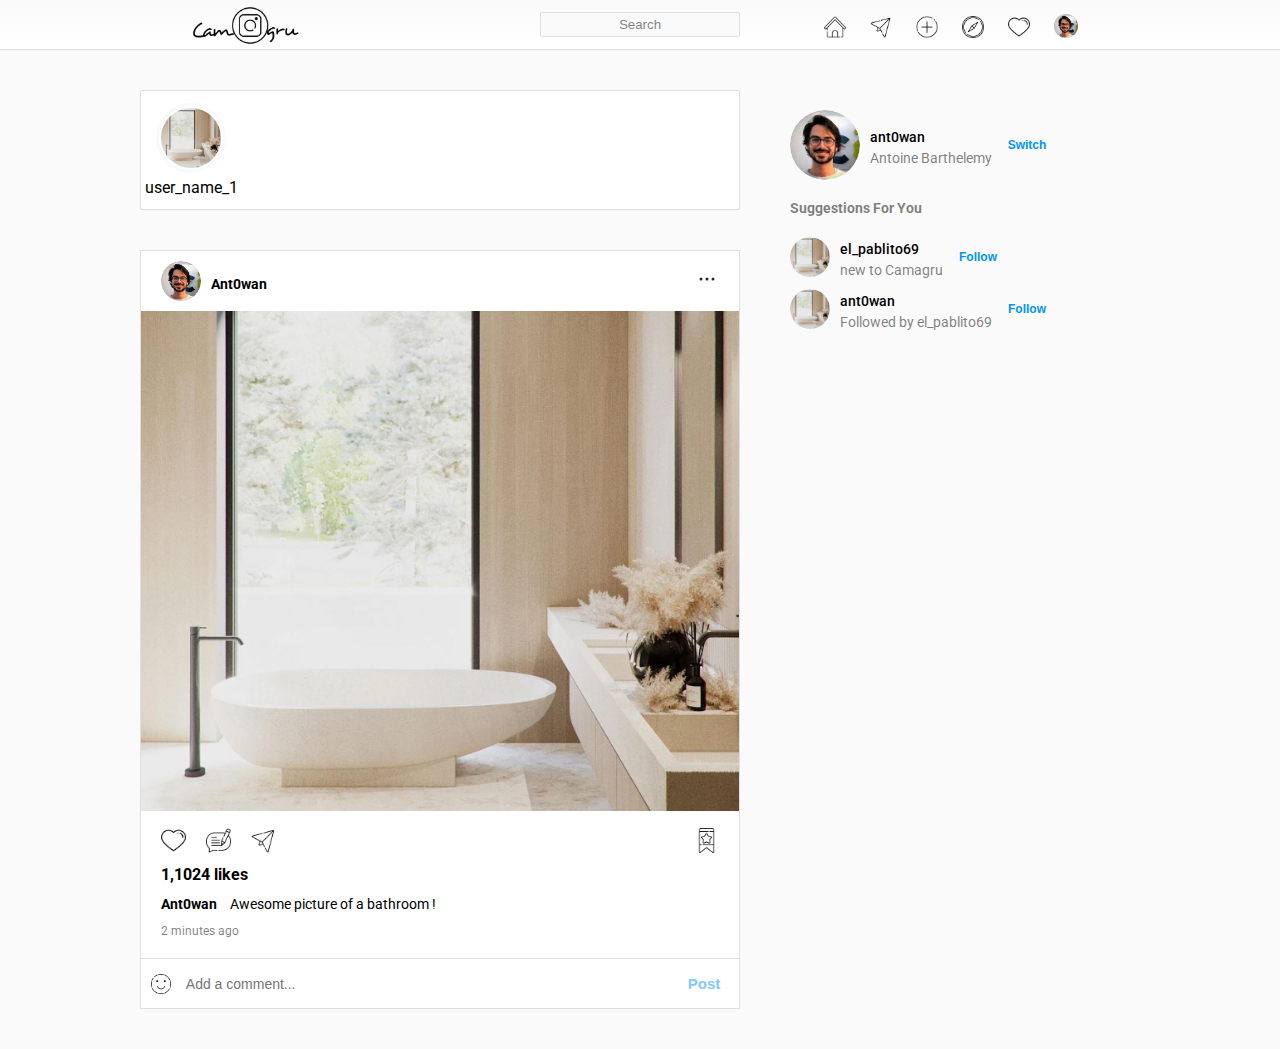
<file: app/index.html>
<!doctype html>
<html lang="en">
	<head>
		<meta charset="utf-8" />
		<meta name="description" content="Web Application Camagru for Sharing Pictures" />
		<title>Cam@gru</title>
		<link rel="stylesheet" href="style.css">
	</head>
	<body>
		<nav class="navbar">
			<div class="nav-wrapper">
				<img src="favicon.png" class="brand-img" alt="">
				<input type="text" class="search-box" placeholder="search">
				<div class="nav-items">
					<img src="home.png" class="icon" alt="">
					<img src="sent.png" class="icon" alt="">
					<img src="add.png" class="icon" alt="">
					<img src="explore.png" class="icon" alt="">
					<img src="heart.png" class="icon" alt="">
					<!--	<img src="user.png" class="icon" alt=""> -->
					<div class="icon user-profile"><img src="profilepicture.jpg" class="user-profile"></div>
				</div>

			</div>
		</nav>
		<section class="main">
			<div class="wrapper">
				<div class="left-col">
					<div id="stories"></div>
					<script src="stories.js"></script>
					<!--
					<div class="status-wrapper">
						<div class="status-card">
							<div class="profile-pic">
								<img src="258769440_1060473394771516_6457847328367936362_n.jpg">
							</div>
							<p class="username"><div id="card-usrname">user_name_1</div></p>
							<script src="status.js"></script>
						</div>
					</div>
					-->
					<div class="post">
						<div class="info">
							<div class="user">
								<div class="profile-pic"><img src="profilepicture.jpg" alt=""></div>
								<p class="username">Ant0wan</p>
							</div>
							<div class="option-container">
								<svg class="options">
									<circle cx="12" cy="12" r="1.5"></circle>
									<circle cx="6" cy="12" r="1.5"></circle>
									<circle cx="18" cy="12" r="1.5"></circle>
								</svg>
							</div>
						</div>
						<img src="258769440_1060473394771516_6457847328367936362_n.jpg" class="post-image" alt="">
						<div class="post-content">
							<div class="reaction-wrapper">
								<img src="heart.png" class="icon" alt="">
								<img src="comment.png" class="icon" alt="">
								<img src="sent.png" class="icon" alt="">
								<img src="bookmark.png" class="save icon" alt="">
							</div>
							<p class="likes">1,1024 likes</p>
							<p class="description"><span>Ant0wan </span>Awesome picture of a bathroom !</p>
							<p class="post-time">2 minutes ago</p>
						</div>
						<div class="comment-wrapper">
							<img src="smile.png" class="icon" alt="">
							<input type="text" class="comment-box" placeholder="Add a comment...">
							<button class="comment-btn">Post</button>
						</div>
					</div>
				</div>
				<div class="right-col">
					<div class="profile-card">
						<div class="profile-pic">
							<img src="profilepicture.jpg" alt="">
						</div>
						<div>
							<p class="username">ant0wan</p>
							<p class="sub-text">Antoine Barthelemy</p>
						</div>
						<button class="action-btn">switch</button>
					</div>
					<p class="suggestion-text">Suggestions For You</p>
					<div class="profile-card">
						<div class="profile-pic">
							<img src="258769440_1060473394771516_6457847328367936362_n.jpg" alt="">
						</div>
						<div>
							<p class="username">el_pablito69</p>
							<p class="sub-text">new to Camagru</p>
						</div>
						<button class="action-btn">Follow</button>
					</div>
					<div class="profile-card">
						<div class="profile-pic">
							<img src="258769440_1060473394771516_6457847328367936362_n.jpg" alt="">
						</div>
						<div>
							<p class="username">ant0wan</p>
							<p class="sub-text">Followed by el_pablito69</p>
						</div>
						<button class="action-btn">Follow</button>
					</div>
				</div>
			</div>
		</section>
	</body>
</html>
</file>
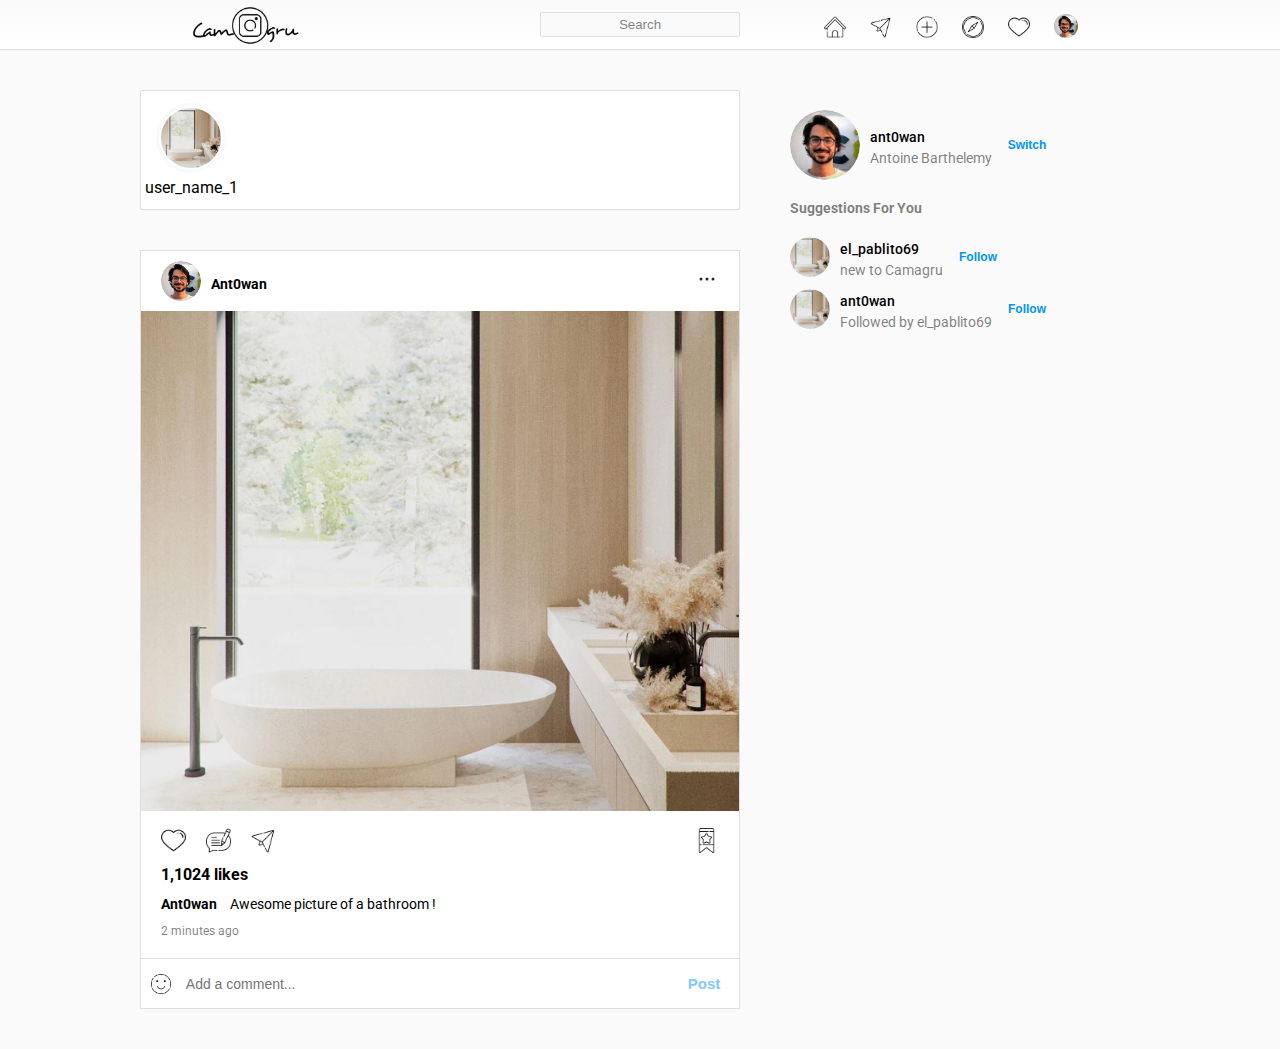
<file: app/public/index.html>
<!doctype html>
<html lang="en">
	<head>
		<meta charset="utf-8" />
		<meta name="description" content="Web Application Camagru for Sharing Pictures" />
		<title>Cam@gru</title>
		<link rel="stylesheet" href="../src/style.css">
	</head>
	<body>
		<nav class="navbar">
			<div class="nav-wrapper">
				<img src="favicon.png" class="brand-img" alt="">
				<input type="text" class="search-box" placeholder="search">
				<div class="nav-items">
					<img src="home.png" class="icon" alt="">
					<img src="sent.png" class="icon" alt="">
					<img src="add.png" class="icon" alt="">
					<img src="explore.png" class="icon" alt="">
					<img src="heart.png" class="icon" alt="">
					<!--	<img src="user.png" class="icon" alt=""> -->
					<div class="icon user-profile"><img src="profilepicture.jpg" class="user-profile"></div>
				</div>

			</div>
		</nav>
		<section class="main">
			<div class="wrapper">
				<div class="left-col">
					<div id="stories"></div>
					<script src="../src/stories.js"></script>
					<!--
					<div class="status-wrapper">
						<div class="status-card">
							<div class="profile-pic">
								<img src="258769440_1060473394771516_6457847328367936362_n.jpg">
							</div>
							<p class="username"><div id="card-usrname">user_name_1</div></p>
							<script src="../src/status.js"></script>
						</div>
					</div>
					-->
					<div class="post">
						<div class="info">
							<div class="user">
								<div class="profile-pic"><img src="profilepicture.jpg" alt=""></div>
								<p class="username">Ant0wan</p>
							</div>
							<div class="option-container">
								<svg class="options">
									<circle cx="12" cy="12" r="1.5"></circle>
									<circle cx="6" cy="12" r="1.5"></circle>
									<circle cx="18" cy="12" r="1.5"></circle>
								</svg>
							</div>
						</div>
						<img src="258769440_1060473394771516_6457847328367936362_n.jpg" class="post-image" alt="">
						<div class="post-content">
							<div class="reaction-wrapper">
								<img src="heart.png" class="icon" alt="">
								<img src="comment.png" class="icon" alt="">
								<img src="sent.png" class="icon" alt="">
								<img src="bookmark.png" class="save icon" alt="">
							</div>
							<p class="likes">1,1024 likes</p>
							<p class="description"><span>Ant0wan </span>Awesome picture of a bathroom !</p>
							<p class="post-time">2 minutes ago</p>
						</div>
						<div class="comment-wrapper">
							<img src="smile.png" class="icon" alt="">
							<input type="text" class="comment-box" placeholder="Add a comment...">
							<button class="comment-btn">Post</button>
						</div>
					</div>
				</div>
				<div class="right-col">
					<div class="profile-card">
						<div class="profile-pic">
							<img src="profilepicture.jpg" alt="">
						</div>
						<div>
							<p class="username">ant0wan</p>
							<p class="sub-text">Antoine Barthelemy</p>
						</div>
						<button class="action-btn">switch</button>
					</div>
					<p class="suggestion-text">Suggestions For You</p>
					<div class="profile-card">
						<div class="profile-pic">
							<img src="258769440_1060473394771516_6457847328367936362_n.jpg" alt="">
						</div>
						<div>
							<p class="username">el_pablito69</p>
							<p class="sub-text">new to Camagru</p>
						</div>
						<button class="action-btn">Follow</button>
					</div>
					<div class="profile-card">
						<div class="profile-pic">
							<img src="258769440_1060473394771516_6457847328367936362_n.jpg" alt="">
						</div>
						<div>
							<p class="username">ant0wan</p>
							<p class="sub-text">Followed by el_pablito69</p>
						</div>
						<button class="action-btn">Follow</button>
					</div>
				</div>
			</div>
		</section>
	</body>
</html>
</file>
<file: app/style.css>
@import url('https://fonts.googleapis.com/css2?family=Roboto:wght@300;400;500;700;900&display-swap');
* {
	margin: 0;
	padding: 0;
	box-sizing: border-box;
}
*:focus {
	outline: none;
}
body {
	width: 100%;
	background: #fafafa;
	position: relative;
	font-family: 'roboto', sans-serif;
}
a {
	color: #00376b;
	text-decoration: none;
}
a:visited {
	color: rgba(var(--fe0,0,55,107),1);
	text-decoration: none;
}
h2 {
	color: rgba(var(--i1d,38,38,38),1);
	text-align: center;
	font-size: 22px;
}
.navbar {
	position: fixed;
	top: 0;
	left: 0;
	width: 100%;
	height: 50px;
	border-bottom: 1px solid #dfdfdf;
	display: flex;
	justify-content: center;
	padding: 5px 0;
	background: linear-gradient(to top, #fff, #fafafa);
}
.nav-wrapper {
	width: 70%;
	max-width: 1000px;
	height: 100%;
	display: flex;
	justify-content: space-between;
	align-items: center;
}
.brand-img {
	height: 100%;
	margin-top: 1px;
/*	filter: brightness(0) invert(1); */
}
.search-box {
	position: absolute;
	left: 50%;
	transform: translateX(-50%);
	width: 200px;
	height: 25px;
	background: #fafafa;
	border: 1px solid #dfdfdf;
	border-radius: 2px;
	color: rgba(0,0,0,0.5);
	text-align: center;
	text-transform: capitalize;
}
.search-box::placeholder {
	color: rgba(0,0,0,0.5);
}
.nav-items {
	height: 22px;
	position: relative;
}
.icon {
	height: 100%;
	cursor: pointer;
	margin: 0 10px;
	display: inline-block;
}
.user-profile {
	width: 24px;
	border-radius: 50%;
	background-size: cover;
}
.main {
	width: 100%;
	padding: 40px 0;
	display: flex;
	justify-content: center;
	margin-top: 50px;
}
.wrapper {
	width: 100%;
	max-width: 1000px;
	display: grid;
	grid-template-columns: 60% 40%;
	grid-gap: 30px;
}
.left-col {
	display: flex;
	flex-direction: column;
}
.status-wrapper {
	width: 100%;
	height: 120px;
	background: #fff;
	border: 1px solid #dfdfdf;
	border-radius: 2px;
	padding: 10px;
	padding-right: 0;
	display: flex;
	align-items: center;
	overflow: hidden;
	overflow-x: auto;
}
/* Does not fix the ugly scrollbar on Firefox*/
.status-wrapper::-webkit-scrollbar{
	display: none;
}
.status-card {
	flex: 0 0 auto;
	width: 80px;
	max-width: 80px;
	display: flex;
	flex-direction: column;
	align-items: center;
	margin-right: 15px;
}
.profile-pic {
	width: 70px;
	height: 70px;
	border-radius: 50%;
	overflow: hidden;
	padding: 3px;
	background: #fafafa;
}
.profile-pic img{
	width: 100%;
	height: 100%;
	object-fit: cover;
	border-radius: 50%;
	border: 2px solid #fff;
}
.username {
	width: 100%;
	overflow: hidden;
	text-align: center;
	font-size: 12px;
	margin-top: 5px;
	color: rgba(0,0,0,0.5);
}
.post {
	width: 100%;
	height: auto;
	background: #fff;
	border: 1px solid #dfdfdf;
	margin-top: 40px;
}
.info {
	width: 100%;
	height: 60px;
	display: flex;
	justify-content: space-between;
	align-items: center;
	padding: 0 20px;
}
.info .username {
	width: auto;
	font-weight: bold;
	color: #000;
	font-size: 14px;
	margin-left: 10px;
}
.options {
	color: #262626;
	fill: #262626;
	height: 24px;
	width: 24px;
}
.option-container {
	margin-left: auto;
}
.info .options {
	cursor: pointer;
}
.info .user {
	display: flex;
	align-items: center;
}
.info .profile-pic {
	height: 40px;
	width: 40px;
	padding: 0;
	background: none;
}
.info .profile-pic img {
	border: none;
}
.post-content {
	width: 100%;
	padding: 20px;
}
.post-image {
	width: 100%;
	height: 500px;
	object-fit: cover;
}
.likes {
	font-weight: bold;
}
.description {
	margin: 10px 0;
	font-size: 14px;
	line-height: 20px;
}
.description span {
	font-weight: bold;
	margin-right: 10px;
}
.post-time {
	color: rgba(0,0,0,0.5);
	font-size: 12px;
}
.comment-wrapper {
	width: 100%;
	height: 50px;
	border-radius: 1px solid #dfdfdf;
	display: flex;
	justify-content: space-between;
	align-items: center;
	border-top: 1px solid #dfdfdf;
}
.comment-wrapper .icon {
	height: 20px;
}
.comment-box {
	width: 80%;
	height: 100%;
	border: none;
	outline: none;
	font-size: 14px;
}
.comment-btn,
.action-btn {
	width: 70px;
	height: 100%;
	font-weight: bold;
	background: none;
	border: none;
	outline: none;
	text-transform: capitalize;
	font-size: 15px;
	color: rgba(var(--d69,0,149,246),1);
	opacity: 0.5; /* Apply only when not comment written */
}
.reaction-wrapper {
	width: 100%;
	height: 50px;
	display: flex;
	margin-top: -20px;
	align-items: center;
}
.reaction-wrapper .icon {
	height: 25px;
	margin: 0px;
	margin-right: 20px;
}
.reaction-wrapper .icon.save {
	margin: 0px;
	margin-left: auto;
}
.right-col {
	padding: 20px;
}
.profile-card {
	width: fit-content;
	display: flex;
	justify-content: center;
	align-items: center;
	margin-bottom: 10px;
}
.profile-card .profile-pic {
	flex: 0 0 auto;
	padding: 0;
	background: none;
	width: 40px;
	height: 40px;
	margin-right: 10px;
}
.profile-card:first-child .profile-pic {
	width: 70px;
	height: 70px;
}
.profile-card .profile-pic img {
	border: none;
}
.profile-card .username {
	font-weight: 500;
	font-size: 14px;
	color: #000;
	text-align: left;
}
.sub-text {
	color: rgba(0,0,0,0.5);
	font-size: 14px;
	font-weight: 400;
	margin-top: 5px;
}
.action-btn {
	opacity: 1;
	font-weight: 700;
	font-size: 12px;
/*	text-align: right;*/
}
.suggestion-text {
	font-size: 14px;
	color: rgba(0,0,0,0.5);
	font-weight: 700;
	margin: 20px 0;
}
@media (max-width: 110px) {
	.right-col, .seach-box {
		display: none;
	}
	.nav-wrapper,
	.wrapper {
		width: 90%;
	}
	.wrapper {
		display: block;
	}
}
@media (max-width: 500px) {
	.nav-items .icon {
		margin: 0 5px;
	}
	.post-image {
		height: 300px;
	}
}
.notfound-wrapper {
	background-color: rgba(var(--b3f,250,250,250),1);
	display: flex;
	align-content: stretch;
	align-items: stretch;
	-webkit-box-align: stretch;
	justify-content: flex-start;
	-webkit-box-pack: start;
	flex: 0 0 auto;
	-webkit-box-flex: 0;
}
.broken-wrapper {
	height: 90px;
}
.broken {
	margin-top: 30px;
}
.notice-box {
	min-height: 200px;
	background: #262626;
/*	display: flex; */
	align-items: center;
/*	justify-content: center; */
	margin: 0;
	width: 400px;
}
</file>
<file: app/src/style.css>
@import url('https://fonts.googleapis.com/css2?family=Roboto:wght@300;400;500;700;900&display-swap');
* {
	margin: 0;
	padding: 0;
	box-sizing: border-box;
}
*:focus {
	outline: none;
}
body {
	width: 100%;
	background: #fafafa;
	position: relative;
	font-family: 'roboto', sans-serif;
}
a {
	color: #00376b;
	text-decoration: none;
}
a:visited {
	color: rgba(var(--fe0,0,55,107),1);
	text-decoration: none;
}
h2 {
	color: rgba(var(--i1d,38,38,38),1);
	text-align: center;
	font-size: 22px;
}
.navbar {
	position: fixed;
	top: 0;
	left: 0;
	width: 100%;
	height: 50px;
	border-bottom: 1px solid #dfdfdf;
	display: flex;
	justify-content: center;
	padding: 5px 0;
	background: linear-gradient(to top, #fff, #fafafa);
}
.nav-wrapper {
	width: 70%;
	max-width: 1000px;
	height: 100%;
	display: flex;
	justify-content: space-between;
	align-items: center;
}
.brand-img {
	height: 100%;
	margin-top: 1px;
/*	filter: brightness(0) invert(1); */
}
.search-box {
	position: absolute;
	left: 50%;
	transform: translateX(-50%);
	width: 200px;
	height: 25px;
	background: #fafafa;
	border: 1px solid #dfdfdf;
	border-radius: 2px;
	color: rgba(0,0,0,0.5);
	text-align: center;
	text-transform: capitalize;
}
.search-box::placeholder {
	color: rgba(0,0,0,0.5);
}
.nav-items {
	height: 22px;
	position: relative;
}
.icon {
	height: 100%;
	cursor: pointer;
	margin: 0 10px;
	display: inline-block;
}
.user-profile {
	width: 24px;
	border-radius: 50%;
	background-size: cover;
}
.main {
	width: 100%;
	padding: 40px 0;
	display: flex;
	justify-content: center;
	margin-top: 50px;
}
.wrapper {
	width: 100%;
	max-width: 1000px;
	display: grid;
	grid-template-columns: 60% 40%;
	grid-gap: 30px;
}
.left-col {
	display: flex;
	flex-direction: column;
}
.status-wrapper {
	width: 100%;
	height: 120px;
	background: #fff;
	border: 1px solid #dfdfdf;
	border-radius: 2px;
	padding: 10px;
	padding-right: 0;
	display: flex;
	align-items: center;
	overflow: hidden;
	overflow-x: auto;
}
/* Does not fix the ugly scrollbar on Firefox*/
.status-wrapper::-webkit-scrollbar{
	display: none;
}
.status-card {
	flex: 0 0 auto;
	width: 80px;
	max-width: 80px;
	display: flex;
	flex-direction: column;
	align-items: center;
	margin-right: 15px;
}
.profile-pic {
	width: 70px;
	height: 70px;
	border-radius: 50%;
	overflow: hidden;
	padding: 3px;
	background: #fafafa;
}
.profile-pic img{
	width: 100%;
	height: 100%;
	object-fit: cover;
	border-radius: 50%;
	border: 2px solid #fff;
}
.username {
	width: 100%;
	overflow: hidden;
	text-align: center;
	font-size: 12px;
	margin-top: 5px;
	color: rgba(0,0,0,0.5);
}
.post {
	width: 100%;
	height: auto;
	background: #fff;
	border: 1px solid #dfdfdf;
	margin-top: 40px;
}
.info {
	width: 100%;
	height: 60px;
	display: flex;
	justify-content: space-between;
	align-items: center;
	padding: 0 20px;
}
.info .username {
	width: auto;
	font-weight: bold;
	color: #000;
	font-size: 14px;
	margin-left: 10px;
}
.options {
	color: #262626;
	fill: #262626;
	height: 24px;
	width: 24px;
}
.option-container {
	margin-left: auto;
}
.info .options {
	cursor: pointer;
}
.info .user {
	display: flex;
	align-items: center;
}
.info .profile-pic {
	height: 40px;
	width: 40px;
	padding: 0;
	background: none;
}
.info .profile-pic img {
	border: none;
}
.post-content {
	width: 100%;
	padding: 20px;
}
.post-image {
	width: 100%;
	height: 500px;
	object-fit: cover;
}
.likes {
	font-weight: bold;
}
.description {
	margin: 10px 0;
	font-size: 14px;
	line-height: 20px;
}
.description span {
	font-weight: bold;
	margin-right: 10px;
}
.post-time {
	color: rgba(0,0,0,0.5);
	font-size: 12px;
}
.comment-wrapper {
	width: 100%;
	height: 50px;
	border-radius: 1px solid #dfdfdf;
	display: flex;
	justify-content: space-between;
	align-items: center;
	border-top: 1px solid #dfdfdf;
}
.comment-wrapper .icon {
	height: 20px;
}
.comment-box {
	width: 80%;
	height: 100%;
	border: none;
	outline: none;
	font-size: 14px;
}
.comment-btn,
.action-btn {
	width: 70px;
	height: 100%;
	font-weight: bold;
	background: none;
	border: none;
	outline: none;
	text-transform: capitalize;
	font-size: 15px;
	color: rgba(var(--d69,0,149,246),1);
	opacity: 0.5; /* Apply only when not comment written */
}
.reaction-wrapper {
	width: 100%;
	height: 50px;
	display: flex;
	margin-top: -20px;
	align-items: center;
}
.reaction-wrapper .icon {
	height: 25px;
	margin: 0px;
	margin-right: 20px;
}
.reaction-wrapper .icon.save {
	margin: 0px;
	margin-left: auto;
}
.right-col {
	padding: 20px;
}
.profile-card {
	width: fit-content;
	display: flex;
	justify-content: center;
	align-items: center;
	margin-bottom: 10px;
}
.profile-card .profile-pic {
	flex: 0 0 auto;
	padding: 0;
	background: none;
	width: 40px;
	height: 40px;
	margin-right: 10px;
}
.profile-card:first-child .profile-pic {
	width: 70px;
	height: 70px;
}
.profile-card .profile-pic img {
	border: none;
}
.profile-card .username {
	font-weight: 500;
	font-size: 14px;
	color: #000;
	text-align: left;
}
.sub-text {
	color: rgba(0,0,0,0.5);
	font-size: 14px;
	font-weight: 400;
	margin-top: 5px;
}
.action-btn {
	opacity: 1;
	font-weight: 700;
	font-size: 12px;
/*	text-align: right;*/
}
.suggestion-text {
	font-size: 14px;
	color: rgba(0,0,0,0.5);
	font-weight: 700;
	margin: 20px 0;
}
@media (max-width: 110px) {
	.right-col, .seach-box {
		display: none;
	}
	.nav-wrapper,
	.wrapper {
		width: 90%;
	}
	.wrapper {
		display: block;
	}
}
@media (max-width: 500px) {
	.nav-items .icon {
		margin: 0 5px;
	}
	.post-image {
		height: 300px;
	}
}
.notfound-wrapper {
	background-color: rgba(var(--b3f,250,250,250),1);
	display: flex;
	align-content: stretch;
	align-items: stretch;
	-webkit-box-align: stretch;
	justify-content: flex-start;
	-webkit-box-pack: start;
	flex: 0 0 auto;
	-webkit-box-flex: 0;
}
.broken-wrapper {
	height: 90px;
}
.broken {
	margin-top: 30px;
}
.notice-box {
	min-height: 200px;
	background: #262626;
/*	display: flex; */
	align-items: center;
/*	justify-content: center; */
	margin: 0;
	width: 400px;
}
</file>
